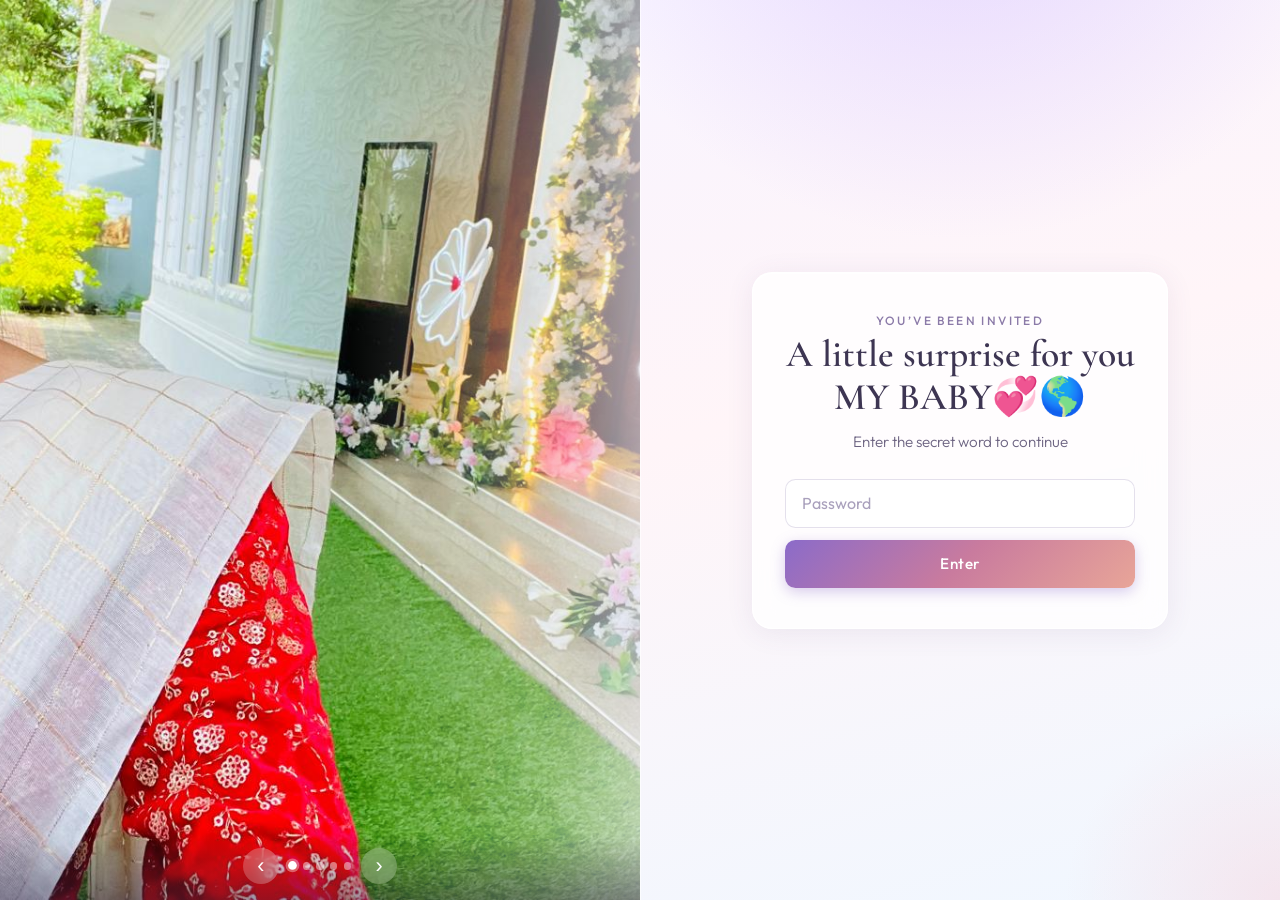
<file: index.html>
<!DOCTYPE html>
<html lang="en">
<head>
  <meta charset="UTF-8" />
  <meta name="viewport" content="width=device-width, initial-scale=1.0" />
  <title>Happy Birthday</title>
  <link rel="preconnect" href="https://fonts.googleapis.com" />
  <link rel="preconnect" href="https://fonts.gstatic.com" crossorigin />
  <link href="https://fonts.googleapis.com/css2?family=Cormorant+Garamond:ital,wght@0,400;0,600;1,400&family=Outfit:wght@300;400;500&display=swap" rel="stylesheet" />
  <link rel="stylesheet" href="styles.css" />
</head>
<body>
  <!-- Password screen -->
  <section id="gate" class="gate" aria-label="Enter password">
    <div class="gate__split">
      <figure class="gate__visual">
        <div
          class="gate__slides"
          id="gate-slides"
          role="region"
          aria-roledescription="carousel"
          aria-label="Photos"
        >
          <img
            class="gate__slide gate__slide--active"
            src="New folder\gate-photo-1.jpg"
            alt="Nethma, portrait with a soft smile"
            width="900"
            height="1350"
            decoding="async"
            data-slide="0"
            onerror="this.onerror=null;this.src='images/gate-photo.svg'"
          />
          <img
            class="gate__slide"
            src="New folder\gate-photo-2.jpg"
            alt="Nethma in a red dress by blue curtains"
            width="900"
            height="1350"
            decoding="async"
            data-slide="1"
            onerror="this.onerror=null;this.src='images/gate-photo.svg'"
          />
          <img
            class="gate__slide"
            src="New folder\gate-photo-3.jpg"
            alt="Nethma next to a decorated Christmas tree"
            width="900"
            height="1350"
            decoding="async"
            data-slide="2"
            onerror="this.onerror=null;this.src='images/gate-photo.svg'"
          />
          <img
            class="gate__slide"
            src="New folder\gate-photo-4.jpg"
            alt="Traditional outfit and festive entrance"
            width="900"
            height="1350"
            decoding="async"
            data-slide="3"
            onerror="this.onerror=null;this.src='images/gate-photo.svg'"
          />
          <img
            class="gate__slide"
            src="New folder\gate-photo-5.jpg"
            alt="Nethma in a green and white sari outdoors"
            width="900"
            height="1350"
            decoding="async"
            data-slide="4"
            onerror="this.onerror=null;this.src='images/gate-photo.svg'"
          />
        </div>
        <div class="gate__carousel-bar">
          <button type="button" class="gate__carousel-fab" id="gate-slide-prev" aria-label="Previous photo">
            <span aria-hidden="true">‹</span>
          </button>
          <div class="gate__dots" id="gate-dots" role="tablist" aria-label="Choose photo"></div>
          <button type="button" class="gate__carousel-fab" id="gate-slide-next" aria-label="Next photo">
            <span aria-hidden="true">›</span>
          </button>
        </div>
      </figure>
      <div class="gate__content">
        <div class="gate__card">
          <p class="gate__label">You’ve been invited</p>
          <h1 class="gate__title">A little surprise for you MY BABY💞🌎</h1>
          <p class="gate__hint">Enter the secret word to continue</p>
          <form id="gate-form" class="gate__form" autocomplete="off" novalidate>
            <label class="sr-only" for="password-input">Password</label>
            <input
              id="password-input"
              class="gate__input"
              type="password"
              name="password"
              placeholder="Password"
              maxlength="32"
              required
            />
            <button type="submit" class="gate__btn">Enter</button>
          </form>
          <p id="gate-error" class="gate__error" role="alert" hidden>That’s not quite right. Try again.</p>
        </div>
      </div>
    </div>
  </section>

  
    

      

      

     

   

  <script src="script.js"></script>
</body>
</html>
</file>
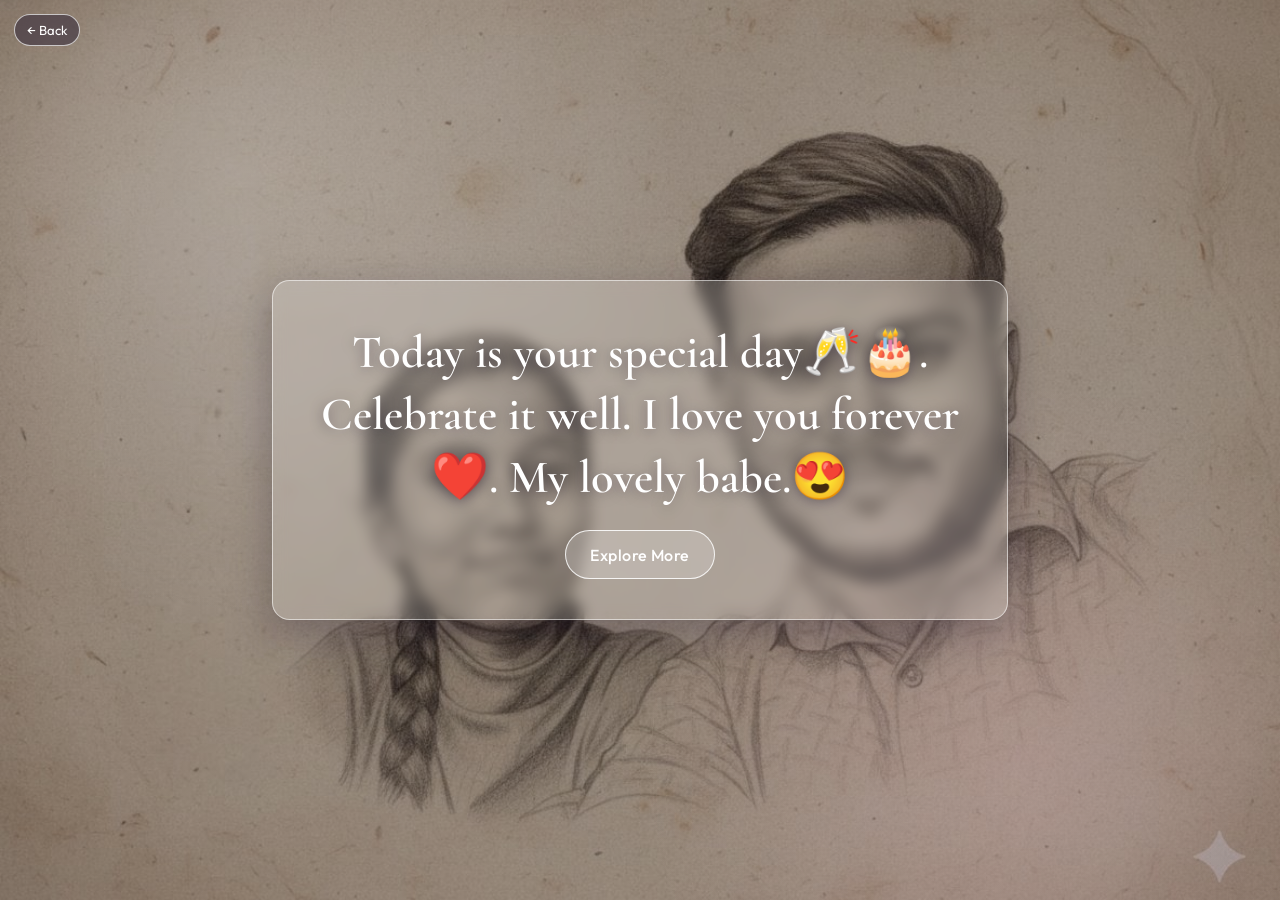
<file: note.html>
<!DOCTYPE html>
<html lang="en">
<head>
  <meta charset="UTF-8" />
  <meta name="viewport" content="width=device-width, initial-scale=1.0" />
  <title>Special Day</title>
  <link rel="preconnect" href="https://fonts.googleapis.com" />
  <link rel="preconnect" href="https://fonts.gstatic.com" crossorigin />
  <link href="https://fonts.googleapis.com/css2?family=Cormorant+Garamond:ital,wght@0,400;0,600;1,400&family=Outfit:wght@300;400;500&display=swap" rel="stylesheet" />
  <link rel="stylesheet" href="styles.css" />
</head>
<body>
  <a class="page-back page-back--link" href="index.html?back=1" aria-label="Back to password">← Back</a>

  <section class="love-note" aria-label="Special message">
    <div class="love-note__overlay"></div>
    <div class="love-note__content">
      <p class="love-note__text">
        Today is your special day🥂🎂. Celebrate it well. I love you forever❤️. My lovely babe.😍
      </p>
      <button id="explore-more-btn" class="love-note__btn" type="button">Explore More</button>
    </div>
  </section>

  <script>
    (function () {
      var btn = document.getElementById("explore-more-btn");
      if (!btn) return;
      btn.addEventListener("click", function () {
        window.location.href = "memories.html";
      });
    })();
  </script>
</body>
</html>
</file>
<file: styles.css>
/* --- Reset & base --- */
*,
*::before,
*::after {
  box-sizing: border-box;
}

html {
  font-size: 100%;
  -webkit-font-smoothing: antialiased;
}

body {
  margin: 0;
  min-height: 100vh;
  font-family: "Outfit", system-ui, sans-serif;
  font-weight: 400;
  color: #2a2438;
  background: #faf7ff;
}

img {
  max-width: 100%;
  height: auto;
  display: block;
}

.sr-only {
  position: absolute;
  width: 1px;
  height: 1px;
  padding: 0;
  margin: -1px;
  overflow: hidden;
  clip: rect(0, 0, 0, 0);
  white-space: nowrap;
  border: 0;
}

.page-back {
  position: fixed;
  top: 0.9rem;
  left: 0.9rem;
  z-index: 20;
  display: inline-flex;
  align-items: center;
  gap: 0.25rem;
  height: 2rem;
  padding: 0 0.7rem;
  border-radius: 999px;
  border: 1px solid rgba(255, 255, 255, 0.68);
  background: rgba(30, 20, 45, 0.45);
  color: #fff;
  font: inherit;
  font-size: 0.82rem;
  text-decoration: none;
  cursor: pointer;
  backdrop-filter: blur(8px);
  -webkit-backdrop-filter: blur(8px);
}

.page-back:hover {
  background: rgba(30, 20, 45, 0.6);
}

.page-back--link {
  color: #fff;
}

@media (max-width: 40rem) {
  .page-back {
    top: 0.65rem;
    left: 0.65rem;
    height: 1.8rem;
    padding: 0 0.58rem;
    font-size: 0.76rem;
  }
}

/* --- Password gate --- */
.gate {
  min-height: 100vh;
  margin: 0;
  padding: 0;
  background: #f5f0fc;
}

.gate__split {
  display: grid;
  grid-template-columns: minmax(0, 1fr) minmax(0, 1fr);
  min-height: 100vh;
  align-items: stretch;
}

.gate__visual {
  margin: 0;
  position: relative;
  min-height: min(42vh, 22rem);
  overflow: hidden;
  background:
    linear-gradient(165deg, rgba(255, 245, 250, 0.2) 0%, transparent 45%),
    linear-gradient(160deg, #fce4ec 0%, #e8ddff 45%, #dde8ff 100%);
}

.gate__visual::after {
  content: "";
  position: absolute;
  inset: 0;
  pointer-events: none;
  z-index: 2;
  background: linear-gradient(
    90deg,
    transparent 55%,
    rgba(250, 247, 255, 0.35) 85%,
    rgba(248, 244, 255, 0.65) 100%
  );
}

.gate__slides {
  position: absolute;
  inset: 0;
  width: 100%;
  height: 100%;
}

.gate__slide {
  position: absolute;
  inset: 0;
  width: 100%;
  height: 100%;
  object-fit: cover;
  object-position: center 20%;
  display: block;
  opacity: 0;
  transition: opacity 0.75s ease;
  pointer-events: none;
}

.gate__slide--active {
  opacity: 1;
  z-index: 1;
  pointer-events: auto;
}

.gate__carousel-bar {
  position: absolute;
  left: 0;
  right: 0;
  bottom: 0;
  z-index: 4;
  display: flex;
  align-items: center;
  justify-content: center;
  gap: 0.65rem;
  padding: 0.85rem 0.75rem 1rem;
  background: linear-gradient(transparent, rgba(45, 35, 65, 0.45));
}

.gate__carousel-fab {
  flex-shrink: 0;
  width: 2.25rem;
  height: 2.25rem;
  border: none;
  border-radius: 50%;
  font-size: 1.35rem;
  line-height: 1;
  color: #fff;
  background: rgba(255, 255, 255, 0.22);
  backdrop-filter: blur(8px);
  -webkit-backdrop-filter: blur(8px);
  cursor: pointer;
  transition: background 0.2s, transform 0.15s;
}

.gate__carousel-fab:hover {
  background: rgba(255, 255, 255, 0.35);
}

.gate__carousel-fab:active {
  transform: scale(0.96);
}

.gate__dots {
  display: flex;
  flex-wrap: wrap;
  justify-content: center;
  gap: 0.4rem;
  max-width: 12rem;
}

.gate__dot {
  width: 0.45rem;
  height: 0.45rem;
  padding: 0;
  border: none;
  border-radius: 50%;
  background: rgba(255, 255, 255, 0.45);
  cursor: pointer;
  transition: transform 0.2s, background 0.2s;
}

.gate__dot:hover {
  background: rgba(255, 255, 255, 0.7);
}

.gate__dot--active {
  background: #fff;
  transform: scale(1.25);
  box-shadow: 0 0 0 2px rgba(255, 255, 255, 0.35);
}

@media (min-width: 52.0625rem) {
  .gate__visual {
    min-height: 100vh;
  }
}

.gate__content {
  display: flex;
  align-items: center;
  justify-content: center;
  padding: clamp(1.5rem, 4vw, 2.5rem);
  background:
    radial-gradient(ellipse 120% 80% at 50% -15%, rgba(196, 164, 255, 0.38), transparent 52%),
    radial-gradient(ellipse 70% 45% at 100% 100%, rgba(255, 182, 193, 0.28), transparent 48%),
    linear-gradient(165deg, #f8f4ff 0%, #fff5f8 42%, #f0f7ff 100%);
  box-shadow: inset 1px 0 0 rgba(255, 255, 255, 0.65);
}

.gate__card {
  width: min(100%, 26rem);
  padding: 2.5rem 2rem;
  border-radius: 1.25rem;
  background: rgba(255, 255, 255, 0.78);
  backdrop-filter: blur(14px);
  -webkit-backdrop-filter: blur(14px);
  border: 1px solid rgba(255, 255, 255, 0.92);
  box-shadow:
    0 4px 28px rgba(90, 70, 120, 0.09),
    0 1px 0 rgba(255, 255, 255, 0.85) inset;
  text-align: center;
}

@media (max-width: 52rem) {
  .gate__split {
    grid-template-columns: 1fr;
    min-height: 100vh;
  }

  .gate__visual {
    min-height: 42vh;
    max-height: 52vh;
  }

  .gate__visual::after {
    background: linear-gradient(
      180deg,
      transparent 40%,
      rgba(248, 244, 255, 0.5) 100%
    );
  }

  .gate__slide {
    min-height: 42vh;
    max-height: 52vh;
    object-position: center 16%;
  }

  .gate__content {
    flex: 1;
    box-shadow: none;
    padding-bottom: 2rem;
  }
}

@media (max-width: 31rem) {
  .gate__card {
    width: 100%;
    padding: 1.35rem 1.1rem;
    border-radius: 1rem;
  }

  .gate__title {
    font-size: 1.85rem;
  }

  .gate__hint {
    margin-bottom: 1.2rem;
  }

  .gate__carousel-fab {
    width: 2rem;
    height: 2rem;
    font-size: 1.2rem;
  }

  .gate__dot {
    width: 0.4rem;
    height: 0.4rem;
  }
}

.gate__label {
  margin: 0 0 0.35rem;
  font-size: 0.75rem;
  letter-spacing: 0.2em;
  text-transform: uppercase;
  color: #8b7aa8;
  font-weight: 500;
}

.gate__title {
  margin: 0 0 0.75rem;
  font-family: "Cormorant Garamond", Georgia, serif;
  font-size: clamp(1.85rem, 5vw, 2.35rem);
  font-weight: 600;
  color: #3d3552;
  line-height: 1.15;
}

.gate__hint {
  margin: 0 0 1.75rem;
  font-size: 0.95rem;
  color: #6b6280;
  font-weight: 300;
}

.gate__form {
  display: flex;
  flex-direction: column;
  gap: 0.75rem;
}

.gate__input {
  width: 100%;
  padding: 0.85rem 1rem;
  font: inherit;
  font-size: 1rem;
  border-radius: 0.65rem;
  border: 1px solid rgba(120, 100, 160, 0.2);
  background: rgba(255, 255, 255, 0.95);
  color: #2a2438;
  transition: border-color 0.2s, box-shadow 0.2s;
}

.gate__input::placeholder {
  color: #a9a0bc;
}

.gate__input:focus {
  outline: none;
  border-color: #9b7ed9;
  box-shadow: 0 0 0 3px rgba(155, 126, 217, 0.2);
}

.gate__btn {
  cursor: pointer;
  padding: 0.9rem 1.25rem;
  font: inherit;
  font-weight: 500;
  font-size: 0.95rem;
  letter-spacing: 0.04em;
  border: none;
  border-radius: 0.65rem;
  color: #fff;
  background: linear-gradient(135deg, #8b6bc9 0%, #c97b9e 50%, #e8a598 100%);
  box-shadow: 0 4px 14px rgba(139, 107, 201, 0.35);
  transition: transform 0.15s, box-shadow 0.2s;
}

.gate__btn:hover {
  transform: translateY(-1px);
  box-shadow: 0 6px 20px rgba(139, 107, 201, 0.4);
}

.gate__btn:active {
  transform: translateY(0);
}

.gate__error {
  margin: 1rem 0 0;
  font-size: 0.875rem;
  color: #b8456b;
}

.gate--hidden {
  display: none;
}

/* --- Special message page --- */
.love-note {
  position: relative;
  min-height: 100vh;
  display: grid;
  place-items: center;
  isolation: isolate;
  padding: 1.5rem;
  background:
    linear-gradient(rgba(18, 12, 30, 0.35), rgba(18, 12, 30, 0.35)),
    url("New folder/background.jpg"),
    linear-gradient(160deg, #fce4ec 0%, #e8ddff 52%, #dde8ff 100%);
  background-size: cover, cover, cover;
  background-position: center, center, center;
  background-repeat: no-repeat, no-repeat, no-repeat;
}

.love-note__overlay {
  position: absolute;
  inset: 0;
  pointer-events: none;
  background:
    radial-gradient(circle at 20% 20%, rgba(255, 255, 255, 0.2), transparent 35%),
    radial-gradient(circle at 80% 85%, rgba(255, 195, 210, 0.2), transparent 30%);
}

.love-note__content {
  position: relative;
  z-index: 1;
  width: min(100%, 46rem);
  padding: clamp(1.5rem, 5vw, 2.5rem);
  border-radius: 1.1rem;
  text-align: center;
  background: rgba(255, 255, 255, 0.2);
  border: 1px solid rgba(255, 255, 255, 0.55);
  box-shadow: 0 14px 40px rgba(20, 12, 35, 0.28);
  backdrop-filter: blur(7px);
  -webkit-backdrop-filter: blur(7px);
}

.love-note__text {
  margin: 0;
  font-family: "Cormorant Garamond", Georgia, serif;
  font-weight: 600;
  font-size: clamp(1.55rem, 4.2vw, 2.9rem);
  line-height: 1.35;
  color: #fff;
  text-shadow: 0 2px 14px rgba(18, 8, 30, 0.4);
}

.love-note__btn {
  margin-top: 1.35rem;
  padding: 0.85rem 1.5rem;
  border-radius: 999px;
  border: 1px solid rgba(255, 255, 255, 0.85);
  background: rgba(255, 255, 255, 0.2);
  color: #fff;
  font: inherit;
  font-weight: 500;
  letter-spacing: 0.03em;
  cursor: pointer;
  transition: transform 0.15s ease, background 0.2s ease;
}

.love-note__btn:hover {
  transform: translateY(-1px);
  background: rgba(255, 255, 255, 0.35);
}

.love-note__btn:active {
  transform: translateY(0);
}

@media (max-width: 40rem) {
  .love-note {
    padding: 1rem;
    background-position: center, 58% center, center;
  }

  .love-note__content {
    padding: 1.2rem 1rem 1.35rem;
    border-radius: 0.95rem;
  }

  .love-note__text {
    line-height: 1.4;
  }
}

/* --- Celebration (main) --- */
.celebration {
  min-height: 100vh;
  background:
    radial-gradient(ellipse 100% 60% at 50% 0%, rgba(255, 220, 240, 0.5), transparent 55%),
    linear-gradient(180deg, #fdf8ff 0%, #fff9fb 40%, #f5f8ff 100%);
}

.celebration--page {
  min-height: 100vh;
  display: flex;
  flex-direction: column;
}

.love-3d {
  position: fixed;
  right: clamp(0.75rem, 2vw, 1.75rem);
  top: 56%;
  transform: translateY(-50%);
  perspective: 900px;
  z-index: 9;
  pointer-events: none;
  user-select: none;
}

.love-3d__text {
  display: block;
  position: relative;
  font-family: "Cormorant Garamond", Georgia, serif;
  font-size: clamp(2.1rem, 4.1vw, 3.6rem);
  font-weight: 600;
  letter-spacing: 0.02em;
  line-height: 1;
  color: #fff7fb;
  transform-style: preserve-3d;
  transform: rotateY(-22deg) rotateX(10deg) translateZ(14px);
  text-shadow:
    0 1px 0 rgba(255, 205, 228, 0.7),
    0 2px 0 rgba(238, 175, 207, 0.75),
    0 3px 0 rgba(214, 142, 183, 0.78),
    0 4px 0 rgba(183, 110, 156, 0.82),
    0 5px 0 rgba(145, 80, 126, 0.86),
    0 7px 14px rgba(18, 12, 30, 0.35),
    0 18px 40px rgba(18, 12, 30, 0.35);
}

.love-3d__text::after {
  content: "I love you";
  position: absolute;
  inset: 0;
  transform: translateZ(-18px);
  opacity: 0.35;
  color: rgba(255, 255, 255, 0.9);
  filter: blur(0.2px);
}

.love-mid {
  position: fixed;
  right: clamp(11rem, 26vw, 20rem);
  top: 60%;
  width: clamp(140px, 18vw, 220px);
  height: clamp(180px, 22vw, 270px);
  transform: translateY(-50%);
  z-index: 8;
  pointer-events: none;
}

.love-mid__img {
  position: absolute;
  inset: 0;
  width: 100%;
  height: 100%;
  object-fit: cover;
  border-radius: 1.15rem;
  border: 1px solid rgba(255, 255, 255, 0.55);
  box-shadow: 0 18px 40px rgba(18, 12, 30, 0.35);
  background: rgba(255, 255, 255, 0.18);
}

.love-mid__img--a {
  transform: rotate(-6deg) translate(-10px, 6px);
  filter: saturate(1.05) contrast(1.03);
  opacity: 0.92;
}

.love-mid__img--b {
  transform: rotate(4deg) translate(8px, -6px);
  opacity: 0.86;
  filter: saturate(1.1) contrast(1.04);
}

.love-mid__img--c {
  transform: rotate(-1deg) translate(2px, 2px);
  opacity: 0.95;
}

@media (max-width: 40rem) {
  .love-3d {
    top: auto;
    bottom: 1.05rem;
    right: 50%;
    transform: translateX(50%);
  }

  .love-3d__text {
    font-size: clamp(1.6rem, 7vw, 2.2rem);
    transform: rotateY(-12deg) rotateX(6deg) translateZ(10px);
  }

  .love-mid {
    display: none;
  }
}

.hero {
  position: relative;
  max-width: 42rem;
  margin: 0 auto;
  padding: clamp(3rem, 8vw, 5rem) 1.5rem 2.5rem;
  text-align: center;
}

.hero__sparkle {
  position: absolute;
  inset: 0;
  pointer-events: none;
  background-image:
    radial-gradient(circle at 20% 30%, rgba(255, 200, 220, 0.4) 0, transparent 8%),
    radial-gradient(circle at 80% 20%, rgba(200, 180, 255, 0.35) 0, transparent 6%),
    radial-gradient(circle at 50% 80%, rgba(255, 220, 180, 0.3) 0, transparent 7%);
  animation: shimmer 8s ease-in-out infinite;
}

@keyframes shimmer {
  0%,
  100% {
    opacity: 0.85;
  }
  50% {
    opacity: 1;
  }
}

.hero__eyebrow {
  position: relative;
  margin: 0 0 0.5rem;
  font-size: 0.8rem;
  letter-spacing: 0.28em;
  text-transform: uppercase;
  color: #9a87b5;
  font-weight: 500;
}

.hero__headline {
  position: relative;
  margin: 0 0 1rem;
  font-family: "Cormorant Garamond", Georgia, serif;
  font-size: clamp(2.4rem, 7vw, 3.5rem);
  font-weight: 600;
  line-height: 1.12;
  color: #3a3250;
}

.hero__sub {
  position: relative;
  margin: 0;
  font-size: clamp(1rem, 2.5vw, 1.125rem);
  font-weight: 300;
  line-height: 1.65;
  color: #5c5470;
  max-width: 36ch;
  margin-inline: auto;
}

/* --- Notes section --- */
.notes {
  max-width: 56rem;
  margin: 0 auto 1.2rem;
  padding: 0 1.25rem;
  display: grid;
  gap: 1rem;
  grid-template-columns: 1fr;
}

.notes--single {
  flex: 1;
  width: 100%;
  display: grid;
  place-items: center;
  align-content: center;
  padding-top: 0.8rem;
  padding-bottom: 0.8rem;
}

.note-card {
  border-radius: 1rem;
  padding: 1rem 1.1rem;
  background: rgba(255, 255, 255, 0.78);
  border: 1px solid rgba(205, 192, 224, 0.35);
  box-shadow: 0 8px 26px rgba(70, 50, 100, 0.06);
}

.note-card--wish {
  width: min(100%, 48rem);
  text-align: left;
  padding: clamp(1.2rem, 4vw, 2rem);
  display: flex;
  align-items: flex-start;
  justify-content: space-between;
  gap: 1.25rem;
}

.note-card__wish-text {
  flex: 1 1 auto;
  min-width: 0;
  padding: 0.35rem 0.2rem 0.35rem 0.2rem;
  border-radius: 0.85rem;
  background: rgba(255, 255, 255, 0.18);
  border: 1px solid rgba(255, 255, 255, 0.35);
  box-shadow: 0 10px 30px rgba(20, 12, 35, 0.12);
}

.note-card__wish-figure {
  margin: 0;
  flex: 0 0 auto;
  display: grid;
  place-items: center;
  align-self: flex-start;
}

.note-card__wish-img {
  width: clamp(170px, 26vw, 260px);
  height: auto;
  border-radius: 0.9rem;
  object-fit: cover;
  box-shadow: 0 14px 44px rgba(20, 12, 35, 0.25);
  border: 1px solid rgba(255, 255, 255, 0.55);
  background: rgba(255, 255, 255, 0.25);
  display: block;
}

.note-card__title {
  margin: 0 0 0.35rem;
  font-family: "Cormorant Garamond", Georgia, serif;
  font-size: clamp(1.9rem, 5vw, 2.5rem);
  color: #3d3552;
}

.note-card__text {
  margin: 0;
  color: #5c5470;
  line-height: 1.65;
  font-size: clamp(1.05rem, 2.6vw, 1.35rem);
}

@media (min-width: 46rem) {
  .notes {
    grid-template-columns: repeat(3, 1fr);
  }
}

@media (max-width: 46rem) {
  .note-card--wish {
    flex-direction: column;
    text-align: center;
  }

  .note-card__wish-text {
    background: transparent;
    border: none;
    box-shadow: none;
    padding: 0;
  }

  .note-card__wish-img {
    width: min(320px, 85vw);
  }
}

/* --- Gallery --- */
.gallery {
  max-width: 56rem;
  margin: 0 auto;
  padding: 0 1.25rem 4rem;
  display: grid;
  gap: 1.5rem;
  grid-template-columns: 1fr;
}

@media (max-width: 40rem) {
  .gallery {
    gap: 1.1rem;
    padding: 0 0.9rem 3rem;
  }

  .card__figure {
    aspect-ratio: 4 / 5;
  }

  .card--wide .card__figure {
    aspect-ratio: 16 / 10;
  }

  .card__body {
    padding: 1rem 1rem 1.2rem;
  }

  .hero {
    padding-top: 2.2rem;
    padding-bottom: 1.8rem;
  }

  .hero__headline {
    font-size: clamp(2rem, 8vw, 2.4rem);
  }
}

@media (min-width: 640px) {
  .gallery {
    grid-template-columns: repeat(2, 1fr);
    align-items: start;
  }

  .card--wide {
    grid-column: span 2;
  }
}

.card {
  border-radius: 1rem;
  overflow: hidden;
  background: #fff;
  border: 1px solid rgba(200, 190, 220, 0.35);
  box-shadow: 0 8px 32px rgba(70, 50, 100, 0.06);
  transition: transform 0.25s ease, box-shadow 0.25s ease;
}

.card:hover {
  transform: translateY(-3px);
  box-shadow: 0 16px 40px rgba(70, 50, 100, 0.1);
}

.card__figure {
  margin: 0;
  aspect-ratio: 1;
  overflow: hidden;
  background: linear-gradient(145deg, #eee8f8 0%, #fdeef5 100%);
}

.card--wide .card__figure {
  aspect-ratio: 21 / 9;
}

.card__figure img {
  width: 100%;
  height: 100%;
  object-fit: cover;
}

.card__figure--note-only {
  aspect-ratio: 1;
  display: grid;
  place-items: center;
  background: linear-gradient(145deg, #e8ddff 0%, #ffd6e8 50%, #ffe8d6 100%);
}

.card__quote {
  font-family: "Cormorant Garamond", Georgia, serif;
  font-size: clamp(4rem, 15vw, 6rem);
  line-height: 1;
  color: rgba(90, 70, 120, 0.2);
  user-select: none;
}

.card__body {
  padding: 1.25rem 1.35rem 1.5rem;
}

.card__title {
  margin: 0 0 0.5rem;
  font-family: "Cormorant Garamond", Georgia, serif;
  font-size: 1.45rem;
  font-weight: 600;
  color: #3d3552;
}

.card__note {
  margin: 0;
  font-size: 0.95rem;
  line-height: 1.6;
  color: #5c5470;
  font-weight: 300;
}

.footer {
  padding: 0 1.5rem 2.5rem;
  text-align: center;
}

.footer__text {
  margin: 0;
  font-size: 0.8rem;
  letter-spacing: 0.12em;
  text-transform: uppercase;
  color: #1a1124;
}

.footer__text--love {
  font-size: clamp(0.92rem, 2.3vw, 1.1rem);
  letter-spacing: 0.14em;
}

@media (max-width: 40rem) {
  .notes {
    padding: 0 0.9rem;
  }
}
</file>
